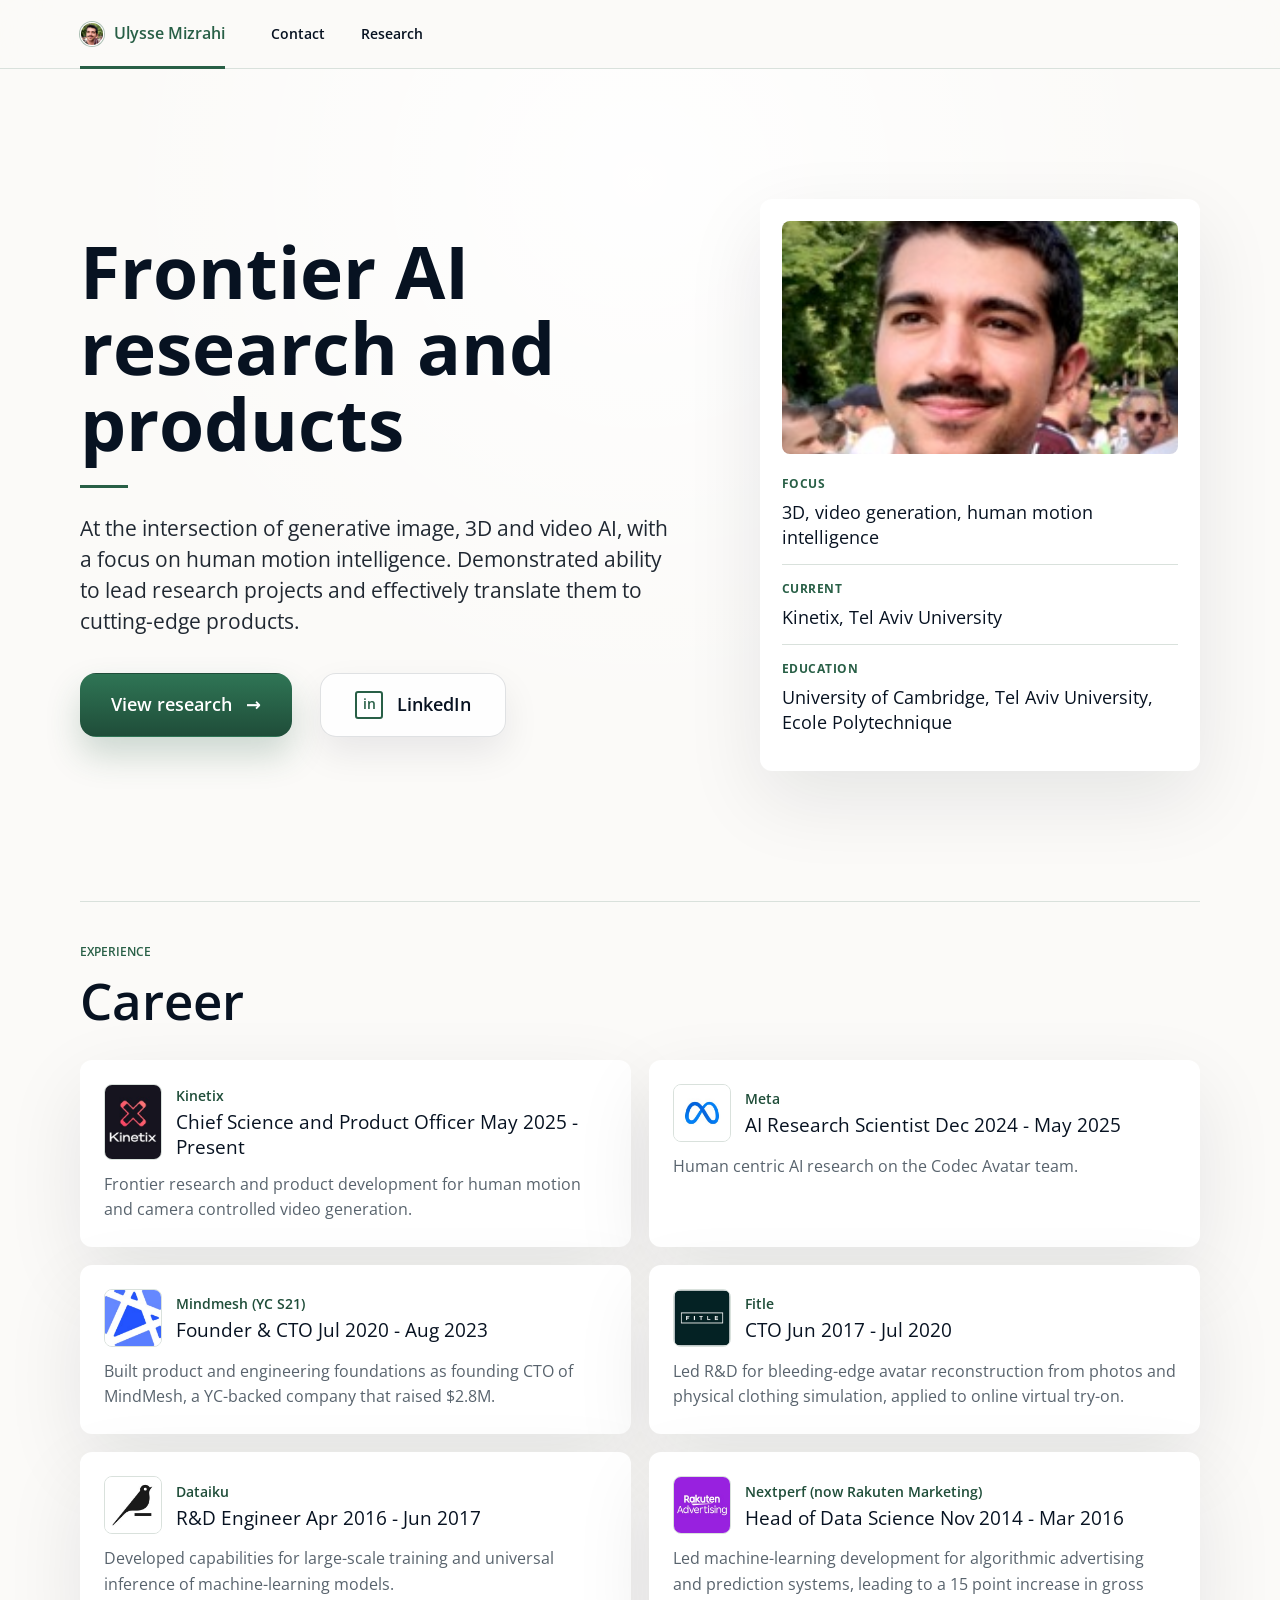
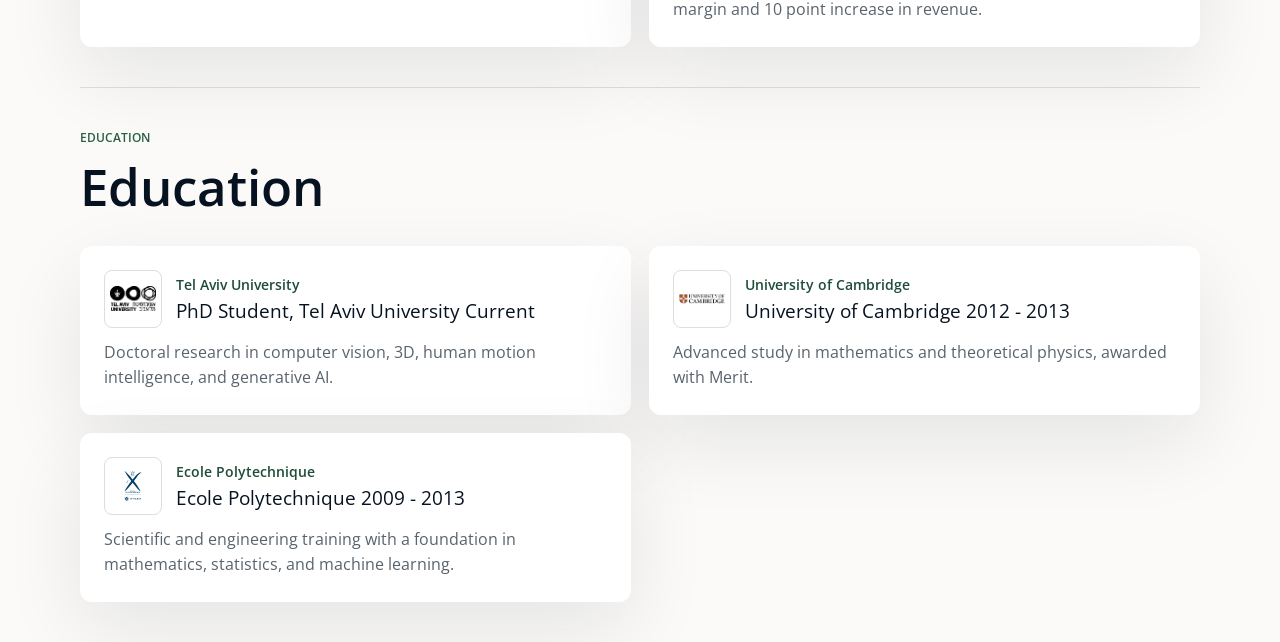
<file: index.html>
<!doctype html>
<html lang="en">
  <head>
    <meta charset="utf-8" />
    <meta name="viewport" content="width=device-width, initial-scale=1" />
    <title>Ulysse Mizrahi</title>
    <meta
      name="description"
      content="Personal website for Ulysse Mizrahi, summarizing work experience, education, and research."
    />
    <link rel="icon" href="assets/profile.jpg" type="image/jpeg" />
    <link rel="preconnect" href="https://fonts.googleapis.com" />
    <link rel="preconnect" href="https://fonts.gstatic.com" crossorigin />
    <link
      href="https://fonts.googleapis.com/css2?family=Open+Sans:wght@400;600;700;800&display=swap"
      rel="stylesheet"
    />
    <link rel="stylesheet" href="assets/styles.css" />
    <link rel="stylesheet" href="assets/home.css" />
  </head>
  <body>
    <header class="site-header">
      <nav class="top-nav" aria-label="Primary navigation">
        <a class="identity-link" href="index.html" aria-label="Ulysse Mizrahi home" aria-current="page">
          <img class="nav-photo" src="assets/profile.jpg" alt="Ulysse Mizrahi" />
          <span>Ulysse Mizrahi</span>
        </a>
        <div class="nav-links">
          <a class="nav-item" href="contact/index.html">Contact</a>
          <a class="nav-item" href="research/index.html">Research</a>
        </div>
      </nav>
    </header>

    <main>
      <section class="intro-section" aria-labelledby="intro-title">
        <div class="intro-copy">
          <h1 id="intro-title">Frontier AI research and products</h1>
          <p class="lead">
            At the intersection of generative image, 3D and video AI, with a
            focus on human motion intelligence. Demonstrated ability to lead
            research projects and effectively translate them to cutting-edge
            products.
          </p>
          <div class="action-row" aria-label="Profile links">
            <a href="research/index.html">View research</a>
            <a href="https://www.linkedin.com/in/ulysse-mizrahi-3357a978/">LinkedIn</a>
          </div>
        </div>

        <aside class="profile-summary" aria-label="Profile snapshot">
          <img class="portrait" src="assets/profile.jpg" alt="Portrait of Ulysse Mizrahi" />
          <dl>
            <div>
              <dt>Focus</dt>
              <dd>3D, video generation, human motion intelligence</dd>
            </div>
            <div>
              <dt>Current</dt>
              <dd>Kinetix, Tel Aviv University</dd>
            </div>
            <div>
              <dt>Education</dt>
              <dd>University of Cambridge, Tel Aviv University, Ecole Polytechnique</dd>
            </div>
          </dl>
        </aside>
      </section>

      <section class="content-band" aria-labelledby="work-title">
        <div class="section-heading">
          <p class="eyebrow">Experience</p>
          <h2 id="work-title">Career</h2>
        </div>
        <div class="timeline">
          <article class="timeline-item">
            <div class="item-head">
              <img class="company-logo" src="assets/logos/kinetix.jpg" alt="Kinetix logo" />
              <div>
                <p class="timeline-kicker">Kinetix</p>
                <h3>Chief Science and Product Officer <span class="item-date">May 2025 - Present</span></h3>
              </div>
            </div>
            <p>
              Frontier research and product development for human motion and
              camera controlled video generation.
            </p>
          </article>

          <article class="timeline-item">
            <div class="item-head">
              <img class="company-logo" src="assets/logos/meta.jpg" alt="Meta logo" />
              <div>
                <p class="timeline-kicker">Meta</p>
                <h3>AI Research Scientist <span class="item-date">Dec 2024 - May 2025</span></h3>
              </div>
            </div>
            <p>
              Human centric AI research on the Codec Avatar team.
            </p>
          </article>

          <article class="timeline-item">
            <div class="item-head">
              <img class="company-logo" src="assets/logos/mindmesh.jpg" alt="Mindmesh logo" />
              <div>
                <p class="timeline-kicker">Mindmesh (YC S21)</p>
                <h3>Founder &amp; CTO <span class="item-date">Jul 2020 - Aug 2023</span></h3>
              </div>
            </div>
            <p>
              Built product and engineering foundations as founding CTO of
              MindMesh, a YC-backed company that raised $2.8M.
            </p>
          </article>

          <article class="timeline-item">
            <div class="item-head">
              <img class="company-logo" src="assets/logos/fitle.jpg" alt="Fitle logo" />
              <div>
                <p class="timeline-kicker">Fitle</p>
                <h3>CTO <span class="item-date">Jun 2017 - Jul 2020</span></h3>
              </div>
            </div>
            <p>
              Led R&amp;D for bleeding-edge avatar reconstruction from photos and
              physical clothing simulation, applied to online virtual try-on.
            </p>
          </article>

          <article class="timeline-item">
            <div class="item-head">
              <img class="company-logo" src="assets/logos/dataiku.jpg" alt="Dataiku logo" />
              <div>
                <p class="timeline-kicker">Dataiku</p>
                <h3>R&amp;D Engineer <span class="item-date">Apr 2016 - Jun 2017</span></h3>
              </div>
            </div>
            <p>
              Developed capabilities for large-scale training and universal
              inference of machine-learning models.
            </p>
          </article>

          <article class="timeline-item">
            <div class="item-head">
              <img
                class="company-logo"
                src="assets/logos/rakuten-advertising.jpg"
                alt="Rakuten Advertising logo"
              />
              <div>
                <p class="timeline-kicker">Nextperf (now Rakuten Marketing)</p>
                <h3>Head of Data Science <span class="item-date">Nov 2014 - Mar 2016</span></h3>
              </div>
            </div>
            <p>
              Led machine-learning development for algorithmic advertising and
              prediction systems, leading to a 15 point increase in gross margin
              and 10 point increase in revenue.
            </p>
          </article>
        </div>
      </section>

      <section class="education-section" aria-labelledby="education-title">
        <div class="section-heading">
          <p class="eyebrow">Education</p>
          <h2 id="education-title">Education</h2>
        </div>
        <div class="education-grid">
          <article>
            <div class="item-head">
              <img
                class="company-logo education-logo"
                src="assets/logos/tel-aviv-university.png"
                alt="Tel Aviv University logo"
              />
              <div>
                <p class="timeline-kicker">Tel Aviv University</p>
                <h3>PhD Student, Tel Aviv University <span class="item-date">Current</span></h3>
              </div>
            </div>
            <p>
              Doctoral research in computer vision, 3D, human motion
              intelligence, and generative AI.
            </p>
          </article>
          <article>
            <div class="item-head">
              <img
                class="company-logo education-logo"
                src="assets/logos/cambridge.png"
                alt="University of Cambridge logo"
              />
              <div>
                <p class="timeline-kicker">University of Cambridge</p>
                <h3>University of Cambridge <span class="item-date">2012 - 2013</span></h3>
              </div>
            </div>
            <p>
              Advanced study in mathematics and theoretical physics, awarded
              with Merit.
            </p>
          </article>
          <article>
            <div class="item-head">
              <img
                class="company-logo education-logo"
                src="assets/logos/ecole-polytechnique.svg"
                alt="Ecole Polytechnique logo"
              />
              <div>
                <p class="timeline-kicker">Ecole Polytechnique</p>
                <h3>Ecole Polytechnique <span class="item-date">2009 - 2013</span></h3>
              </div>
            </div>
            <p>
              Scientific and engineering training with a foundation in
              mathematics, statistics, and machine learning.
            </p>
          </article>
        </div>
      </section>
    </main>

  </body>
</html>
</file>
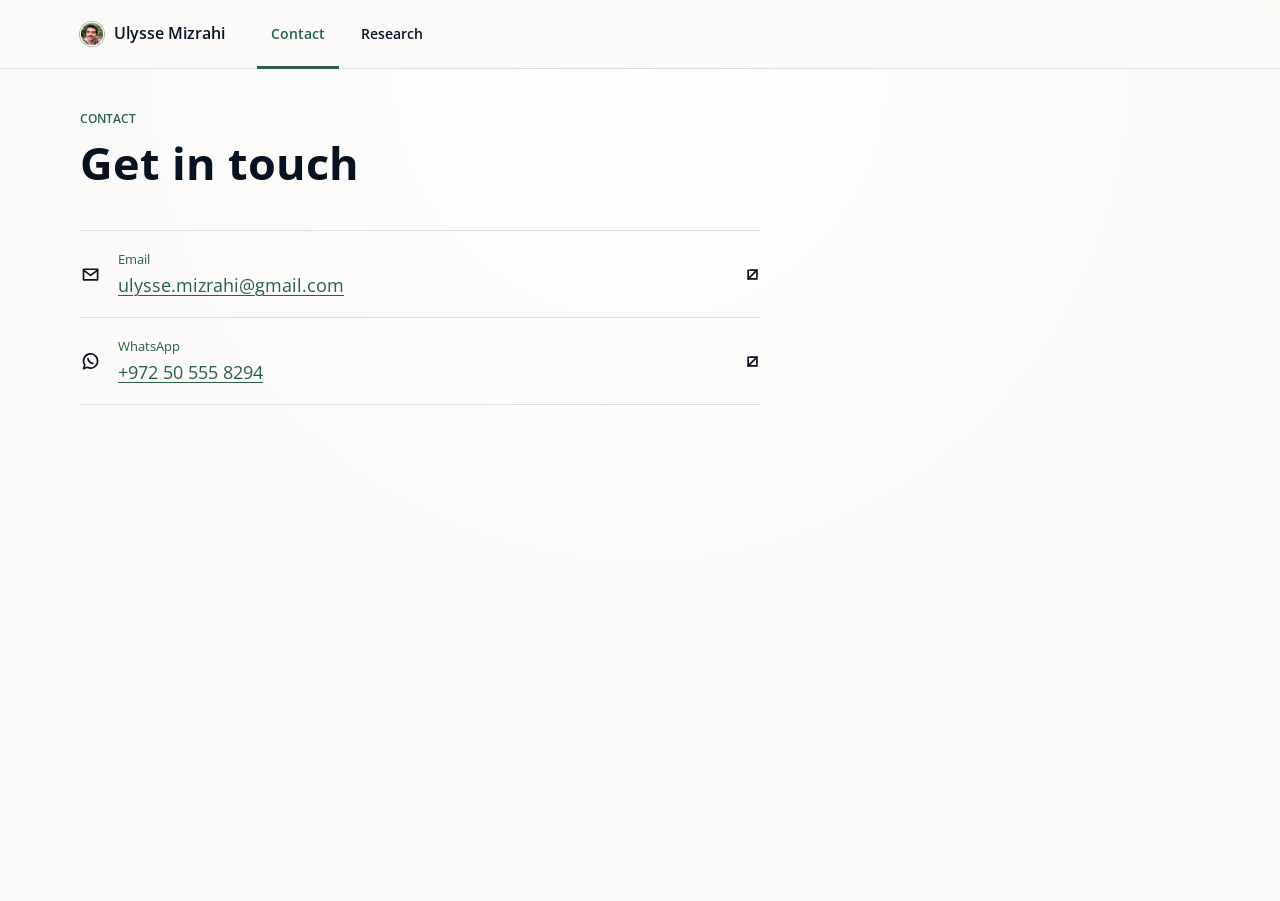
<file: contact/index.html>
<!doctype html>
<html lang="en">
  <head>
    <meta charset="utf-8" />
    <meta name="viewport" content="width=device-width, initial-scale=1" />
    <title>Contact | Ulysse Mizrahi</title>
    <meta name="description" content="Contact Ulysse Mizrahi." />
    <link rel="icon" href="../assets/profile.jpg" type="image/jpeg" />
    <link rel="preconnect" href="https://fonts.googleapis.com" />
    <link rel="preconnect" href="https://fonts.gstatic.com" crossorigin />
    <link
      href="https://fonts.googleapis.com/css2?family=Open+Sans:wght@400;600;700;800&display=swap"
      rel="stylesheet"
    />
    <link rel="stylesheet" href="../assets/styles.css" />
    <link rel="stylesheet" href="../assets/contact-page.css" />
    <script defer src="../assets/contact.js"></script>
  </head>
  <body class="contact-page">
    <header class="site-header">
      <nav class="top-nav" aria-label="Primary navigation">
        <a class="identity-link" href="../index.html" aria-label="Ulysse Mizrahi home">
          <img class="nav-photo" src="../assets/profile.jpg" alt="Ulysse Mizrahi" />
          <span>Ulysse Mizrahi</span>
        </a>
        <div class="nav-links">
          <a class="nav-item" href="index.html" aria-current="page">Contact</a>
          <a class="nav-item" href="../research/index.html">Research</a>
        </div>
      </nav>
    </header>

    <main class="contact-main">
      <section class="contact-content" aria-labelledby="contact-title">
        <p class="eyebrow">Contact</p>
        <h1 id="contact-title">Get in touch</h1>
        <div class="contact-list" data-contact-page></div>
      </section>
    </main>
  </body>
</html>
</file>
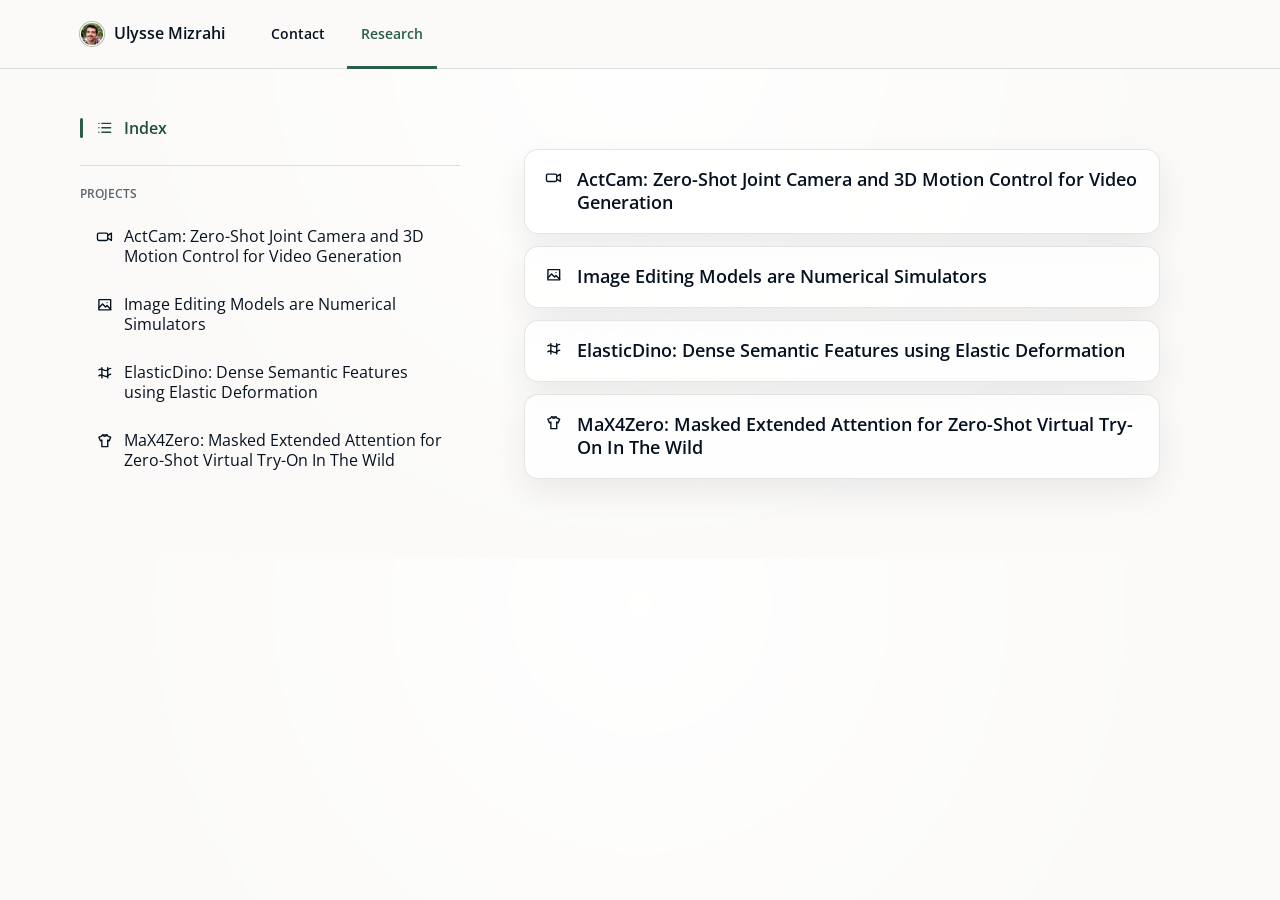
<file: research/index.html>
<!doctype html>
<html lang="en">
  <head>
    <meta charset="utf-8" />
    <meta name="viewport" content="width=device-width, initial-scale=1" />
    <title>Research | Ulysse Mizrahi</title>
    <meta
      name="description"
      content="Research papers and project links for Ulysse Mizrahi."
    />
    <link rel="icon" href="../assets/profile.jpg" type="image/jpeg" />
    <link rel="preconnect" href="https://fonts.googleapis.com" />
    <link rel="preconnect" href="https://fonts.gstatic.com" crossorigin />
    <link
      href="https://fonts.googleapis.com/css2?family=Open+Sans:wght@400;600;700;800&display=swap"
      rel="stylesheet"
    />
    <link rel="stylesheet" href="../assets/styles.css" />
    <link rel="stylesheet" href="../assets/research.css?v=6" />
    <link rel="stylesheet" href="../assets/pdf-viewer.css?v=3" />
    <script defer src="../assets/pdf-viewer.js?v=4"></script>
  </head>
  <body class="research-page">
    <svg class="icon-sprite" aria-hidden="true" focusable="false">
      <symbol id="icon-index" viewBox="0 0 24 24">
        <path d="M8 6h12M8 12h12M8 18h12M4 6h.01M4 12h.01M4 18h.01" />
      </symbol>
      <symbol id="icon-video" viewBox="0 0 24 24">
        <path d="M4 7h10a2 2 0 0 1 2 2v6a2 2 0 0 1-2 2H4a2 2 0 0 1-2-2V9a2 2 0 0 1 2-2Z" />
        <path d="m16 10 5-3v10l-5-3" />
      </symbol>
      <symbol id="icon-image" viewBox="0 0 24 24">
        <path d="M4 5h16v14H4z" />
        <path d="m4 16 5-5 4 4 2-2 5 5" />
        <path d="M15 9h.01" />
      </symbol>
      <symbol id="icon-mesh" viewBox="0 0 24 24">
        <path d="M4 8c4-4 8 4 12 0 2-2 3-2 4-2" />
        <path d="M4 16c4-4 8 4 12 0 2-2 3-2 4-2" />
        <path d="M8 5v14M16 5v14" />
      </symbol>
      <symbol id="icon-shirt" viewBox="0 0 24 24">
        <path d="M9 4h6l2 2 3 1-2 5-2-1v9H8v-9l-2 1-2-5 3-1Z" />
        <path d="M9 4c.7 1.3 1.7 2 3 2s2.3-.7 3-2" />
      </symbol>
    </svg>
    <header class="site-header">
      <nav class="top-nav" aria-label="Primary navigation">
        <a class="identity-link" href="../index.html" aria-label="Ulysse Mizrahi home">
          <img class="nav-photo" src="../assets/profile.jpg" alt="Ulysse Mizrahi" />
          <span>Ulysse Mizrahi</span>
        </a>
        <div class="nav-links">
          <a class="nav-item" href="../contact/index.html">Contact</a>
          <a class="nav-item" href="index.html" aria-current="page">Research</a>
        </div>
      </nav>
    </header>

    <main class="research-layout">
      <aside class="side-nav" aria-label="Research navigation">
        <button class="project-toggle research-toggle" type="button" data-paper-id="index" aria-pressed="true">
          <svg class="paper-icon" aria-hidden="true"><use href="#icon-index"></use></svg>
          <span>Index</span>
        </button>
        <div class="side-group">
          <p>Projects</p>
          <button class="project-toggle" type="button" data-paper-id="actcam" aria-pressed="false">
            <svg class="paper-icon" aria-hidden="true"><use href="#icon-video"></use></svg>
            <span>ActCam: Zero-Shot Joint Camera and 3D Motion Control for Video Generation</span>
          </button>
          <button class="project-toggle" type="button" data-paper-id="image-editing-models" aria-pressed="false">
            <svg class="paper-icon" aria-hidden="true"><use href="#icon-image"></use></svg>
            <span>Image Editing Models are Numerical Simulators</span>
          </button>
          <button class="project-toggle" type="button" data-paper-id="elasticdino" aria-pressed="false">
            <svg class="paper-icon" aria-hidden="true"><use href="#icon-mesh"></use></svg>
            <span>ElasticDino: Dense Semantic Features using Elastic Deformation</span>
          </button>
          <button class="project-toggle" type="button" data-paper-id="max4zero" aria-pressed="false">
            <svg class="paper-icon" aria-hidden="true"><use href="#icon-shirt"></use></svg>
            <span>MaX4Zero: Masked Extended Attention for Zero-Shot Virtual Try-On In The Wild</span>
          </button>
        </div>
      </aside>

      <section class="research-content project-viewer pdf-viewer-shell" aria-live="polite">
        <div class="pdf-intro" data-pdf-intro>
          <div class="paper-index" aria-label="Paper index">
            <button class="paper-index-item" type="button" data-paper-id="actcam" aria-pressed="false">
              <svg class="paper-icon" aria-hidden="true"><use href="#icon-video"></use></svg>
              <span>ActCam: Zero-Shot Joint Camera and 3D Motion Control for Video Generation</span>
            </button>
            <button class="paper-index-item" type="button" data-paper-id="image-editing-models" aria-pressed="false">
              <svg class="paper-icon" aria-hidden="true"><use href="#icon-image"></use></svg>
              <span>Image Editing Models are Numerical Simulators</span>
            </button>
            <button class="paper-index-item" type="button" data-paper-id="elasticdino" aria-pressed="false">
              <svg class="paper-icon" aria-hidden="true"><use href="#icon-mesh"></use></svg>
              <span>ElasticDino: Dense Semantic Features using Elastic Deformation</span>
            </button>
            <button class="paper-index-item" type="button" data-paper-id="max4zero" aria-pressed="false">
              <svg class="paper-icon" aria-hidden="true"><use href="#icon-shirt"></use></svg>
              <span>MaX4Zero: Masked Extended Attention for Zero-Shot Virtual Try-On In The Wild</span>
            </button>
          </div>
        </div>

        <article class="pdf-viewer" data-pdf-viewer hidden>
          <header class="pdf-header">
            <div>
              <p class="eyebrow" data-pdf-kicker>Paper</p>
              <h1 class="pdf-title" data-pdf-title></h1>
              <p class="pdf-meta" data-pdf-meta></p>
            </div>
            <div class="pdf-actions">
              <a class="pdf-link" data-pdf-open target="_blank" rel="noopener noreferrer">Open PDF</a>
              <a class="pdf-link" data-pdf-download download>Download</a>
            </div>
          </header>

          <div class="pdf-frame-wrap">
            <iframe data-pdf-frame title="Paper PDF"></iframe>
          </div>
          <p class="pdf-message" data-pdf-message></p>
        </article>
      </section>
    </main>

  </body>
</html>
</file>
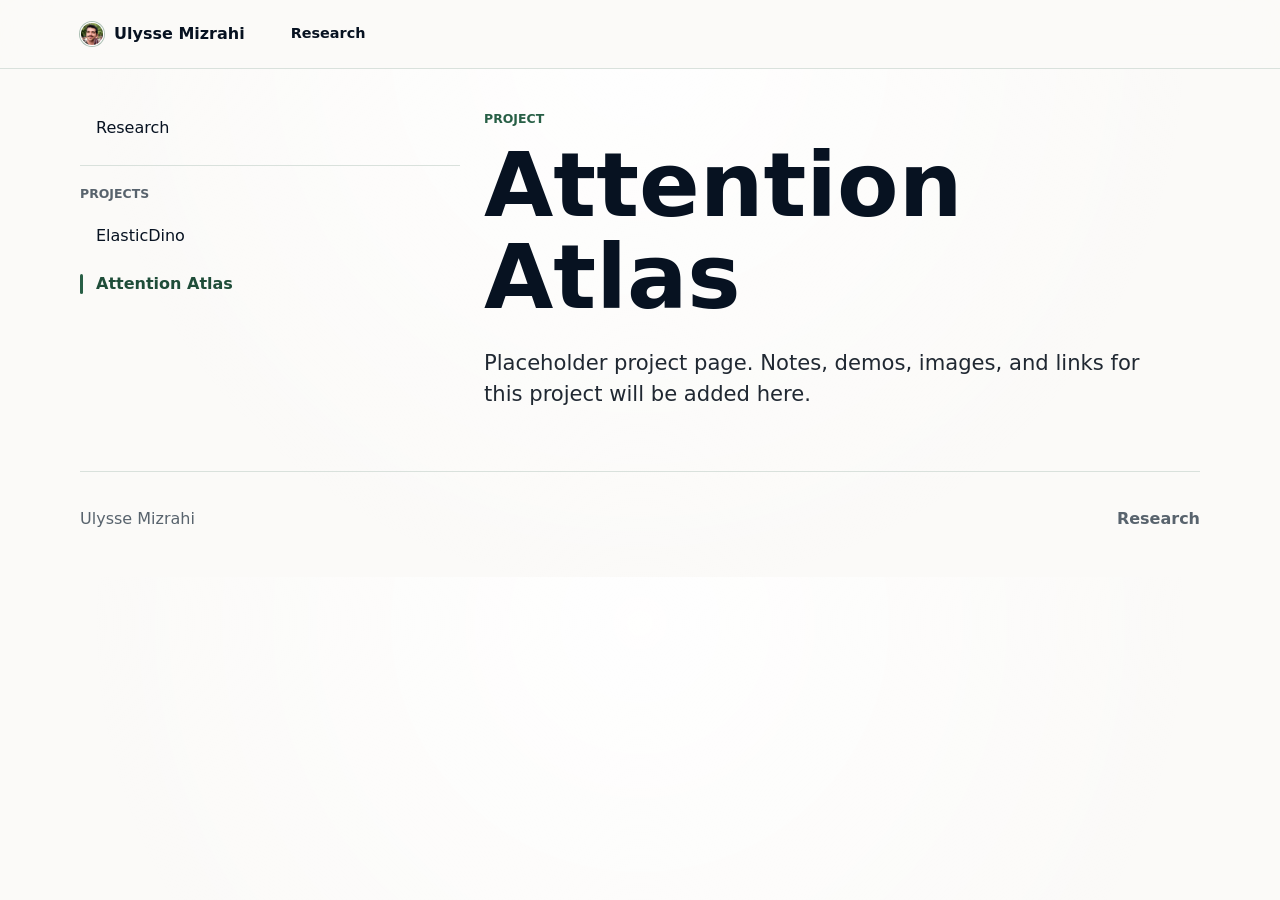
<file: research/projects/attention-atlas.html>
<!doctype html>
<html lang="en">
  <head>
    <meta charset="utf-8" />
    <meta name="viewport" content="width=device-width, initial-scale=1" />
    <title>Attention Atlas | Ulysse Mizrahi</title>
    <meta
      name="description"
      content="Placeholder project page for Attention Atlas."
    />
    <link rel="icon" href="../../assets/profile.jpg" type="image/jpeg" />
    <link rel="stylesheet" href="../../assets/styles.css" />
    <link rel="stylesheet" href="../../assets/research.css?v=3" />
  </head>
  <body>
    <header class="site-header">
      <nav class="top-nav" aria-label="Primary navigation">
        <a class="identity-link" href="../../index.html" aria-label="Ulysse Mizrahi home">
          <img class="nav-photo" src="../../assets/profile.jpg" alt="Ulysse Mizrahi" />
          <span>Ulysse Mizrahi</span>
        </a>
        <a class="nav-item active" href="../index.html">Research</a>
      </nav>
    </header>

    <main class="research-layout">
      <aside class="side-nav" aria-label="Project navigation">
        <a href="../index.html">Research</a>
        <div class="side-group">
          <p>Projects</p>
          <a href="elasticdino/index.html">ElasticDino</a>
          <a href="attention-atlas.html" aria-current="page">Attention Atlas</a>
        </div>
      </aside>

      <section class="research-content" aria-labelledby="project-title">
        <p class="eyebrow">Project</p>
        <h1 id="project-title">Attention Atlas</h1>
        <p class="lead narrow">
          Placeholder project page. Notes, demos, images, and links for this
          project will be added here.
        </p>
      </section>
    </main>

    <footer class="site-footer">
      <span>Ulysse Mizrahi</span>
      <a href="../index.html">Research</a>
    </footer>
  </body>
</html>
</file>
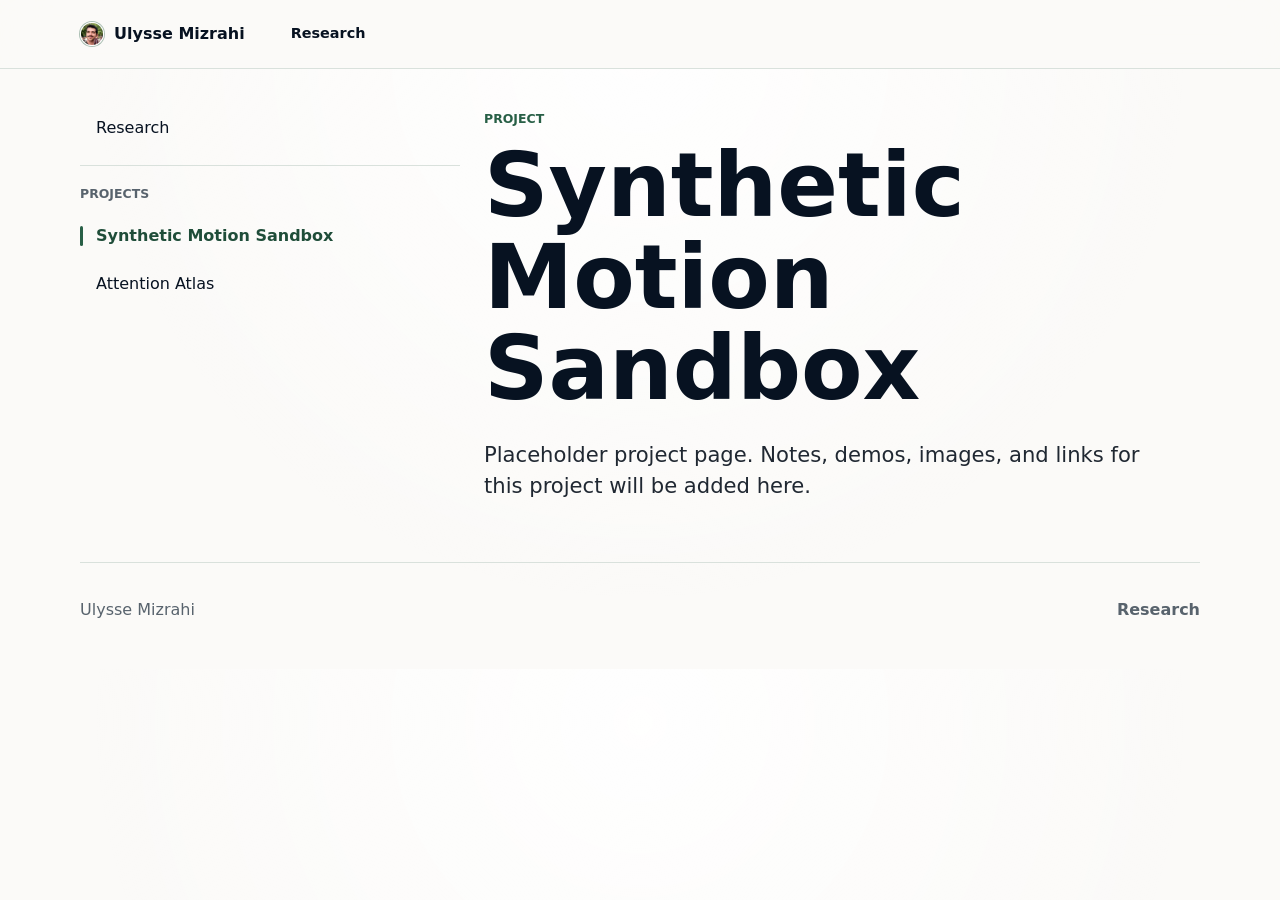
<file: research/projects/synthetic-motion-sandbox.html>
<!doctype html>
<html lang="en">
  <head>
    <meta charset="utf-8" />
    <meta name="viewport" content="width=device-width, initial-scale=1" />
    <title>Synthetic Motion Sandbox | Ulysse Mizrahi</title>
    <meta
      name="description"
      content="Placeholder project page for Synthetic Motion Sandbox."
    />
    <link rel="icon" href="../../assets/profile.jpg" type="image/jpeg" />
    <link rel="stylesheet" href="../../assets/styles.css" />
    <link rel="stylesheet" href="../../assets/research.css?v=3" />
  </head>
  <body>
    <header class="site-header">
      <nav class="top-nav" aria-label="Primary navigation">
        <a class="identity-link" href="../../index.html" aria-label="Ulysse Mizrahi home">
          <img class="nav-photo" src="../../assets/profile.jpg" alt="Ulysse Mizrahi" />
          <span>Ulysse Mizrahi</span>
        </a>
        <a class="nav-item active" href="../index.html">Research</a>
      </nav>
    </header>

    <main class="research-layout">
      <aside class="side-nav" aria-label="Project navigation">
        <a href="../index.html">Research</a>
        <div class="side-group">
          <p>Projects</p>
          <a href="synthetic-motion-sandbox.html" aria-current="page">Synthetic Motion Sandbox</a>
          <a href="attention-atlas.html">Attention Atlas</a>
        </div>
      </aside>

      <section class="research-content" aria-labelledby="project-title">
        <p class="eyebrow">Project</p>
        <h1 id="project-title">Synthetic Motion Sandbox</h1>
        <p class="lead narrow">
          Placeholder project page. Notes, demos, images, and links for this
          project will be added here.
        </p>
      </section>
    </main>

    <footer class="site-footer">
      <span>Ulysse Mizrahi</span>
      <a href="../index.html">Research</a>
    </footer>
  </body>
</html>
</file>
<file: assets/styles.css>
:root {
  color-scheme: light;
  --ink: #071221;
  --muted: #58636d;
  --paper: #fbfaf8;
  --surface: #ffffff;
  --wash: #edf5ef;
  --line: #d9e1dc;
  --accent: #285f46;
  --accent-strong: #1f4d39;
  --accent-warm: #285f46;
  --button-gradient: linear-gradient(180deg, #2f7555 0%, #1f4d39 100%);
  --button-shadow: 0 18px 34px rgba(40, 95, 70, 0.22);
  --surface-shadow: 0 28px 80px rgba(7, 18, 33, 0.09);
  --shadow: var(--surface-shadow);
}

* {
  box-sizing: border-box;
}

body {
  margin: 0;
  background:
    radial-gradient(circle at 50% 8%, rgba(255, 255, 255, 0.92), transparent 34rem),
    var(--paper);
  color: var(--ink);
  font-family:
    "Open Sans", ui-sans-serif, system-ui, -apple-system, BlinkMacSystemFont,
    "Segoe UI", sans-serif;
  line-height: 1.6;
}

a {
  color: inherit;
  text-decoration: none;
}

a:hover,
a:focus-visible {
  color: var(--accent-strong);
}

a:focus-visible {
  outline: 3px solid rgba(31, 138, 112, 0.35);
  outline-offset: 4px;
}

h1,
h2,
h3,
p {
  margin-top: 0;
}

h1 {
  max-width: 860px;
  margin-bottom: 24px;
  font-size: clamp(3rem, 7vw, 5.9rem);
  line-height: 1.02;
  letter-spacing: 0;
}

h2 {
  margin-bottom: 0;
  font-size: clamp(2rem, 4vw, 3.3rem);
  font-weight: 600;
  line-height: 1.05;
  letter-spacing: 0;
}

h3 {
  margin-bottom: 10px;
  font-size: 1.2rem;
  font-weight: 600;
  line-height: 1.3;
}

main,
.top-nav,
.site-footer {
  width: min(1500px, calc(100% - 160px));
  margin-inline: auto;
}

.site-header {
  position: sticky;
  top: 0;
  z-index: 10;
  background: rgba(251, 250, 248, 0.88);
  border-bottom: 1px solid var(--line);
  backdrop-filter: blur(24px);
}

.top-nav {
  display: flex;
  align-items: center;
  justify-content: flex-start;
  gap: 32px;
  min-height: 67.5px;
}

.nav-links {
  display: flex;
  align-self: stretch;
  gap: 8px;
  align-items: stretch;
}

.identity-link,
.nav-item,
.action-row a,
.side-nav a,
.site-footer a {
  font-weight: 600;
}

.identity-link {
  position: relative;
  display: inline-flex;
  align-items: center;
  align-self: stretch;
  gap: 10px;
  min-width: 0;
  color: var(--ink);
  font-size: 1rem;
  letter-spacing: 0;
}

.nav-photo {
  width: 24px;
  height: 24px;
  flex: 0 0 24px;
  border: 1px solid var(--surface);
  border-radius: 999px;
  box-shadow: 0 0 0 1px rgba(40, 95, 70, 0.38);
  object-fit: cover;
}

.nav-item {
  position: relative;
  display: inline-flex;
  align-items: center;
  justify-content: center;
  min-width: 0;
  min-height: 32px;
  padding: 0 14px;
  border-radius: 10px;
  color: var(--ink);
  font-size: 0.9rem;
  font-weight: 600;
}

.identity-link[aria-current="page"],
.nav-item[aria-current="page"] {
  color: var(--accent);
}

.identity-link[aria-current="page"]::after,
.nav-item[aria-current="page"]::after {
  position: absolute;
  right: 0;
  bottom: -1px;
  left: 0;
  height: 3px;
  background: var(--accent);
  content: "";
}

.eyebrow {
  margin: 0 0 12px;
  color: var(--accent);
  font-size: 0.78rem;
  font-weight: 600;
  letter-spacing: 0;
  text-transform: uppercase;
}

.lead {
  max-width: 760px;
  color: #202832;
  font-size: 1.32rem;
  line-height: 1.48;
}

.lead.narrow {
  max-width: 680px;
}

.section-heading {
  margin-bottom: 32px;
}

.meta {
  margin-bottom: 8px;
  color: var(--accent-strong);
  font-size: 0.9rem;
  font-weight: 600;
}

.site-footer {
  display: flex;
  justify-content: space-between;
  padding: 34px 0 46px;
  border-top: 1px solid var(--line);
  color: var(--muted);
}

.contact-list {
  display: grid;
  gap: 12px;
  margin: 0;
}

.contact-row {
  display: grid;
  grid-template-columns: 24px minmax(0, 1fr) 18px;
  gap: 14px;
  align-items: center;
  min-height: 58px;
  padding: 10px 0;
  color: var(--ink);
}

.contact-row:hover,
.contact-row:focus-visible {
  color: var(--accent-strong);
}

.contact-text {
  display: grid;
  gap: 1px;
}

.contact-label {
  color: var(--accent);
  font-size: 0.82rem;
}

.contact-value {
  font-weight: 400;
  overflow-wrap: anywhere;
}

.contact-icon {
  width: 1.2em;
  height: 1.2em;
  fill: none;
  stroke: currentColor;
  stroke-width: 1.9;
  stroke-linecap: round;
  stroke-linejoin: round;
}

@media (max-width: 1100px) {
  main,
  .top-nav,
  .site-footer {
    width: min(100% - 56px, 1120px);
  }
}

@media (max-width: 560px) {
  main,
  .top-nav,
  .site-footer {
    width: min(100% - 24px, 1120px);
  }

  h1 {
    font-size: 2.65rem;
  }

  .identity-link span {
    max-width: 170px;
    overflow-wrap: anywhere;
  }

  .nav-links {
    gap: 8px;
  }

  .top-nav {
    gap: 18px;
    min-height: 67.5px;
  }

  .identity-link {
    gap: 10px;
    font-size: 1rem;
  }

  .nav-photo {
    width: 24px;
    height: 24px;
    flex-basis: 24px;
  }
}
</file>
<file: assets/home.css>
.intro-section {
  display: grid;
  grid-template-columns: minmax(0, 1fr) 440px;
  gap: 78px;
  align-items: center;
  min-height: calc(100svh - 67.5px);
  padding: 40px 0;
}

.intro-copy {
  max-width: 820px;
}

#intro-title {
  margin-bottom: 24px;
  font-size: clamp(3.65rem, 5.7vw, 5.9rem);
  line-height: 1.04;
}

.intro-copy .lead::before {
  display: block;
  width: 48px;
  height: 3px;
  margin-bottom: 24px;
  background: var(--accent);
  content: "";
}

.action-row {
  display: flex;
  flex-wrap: wrap;
  gap: 28px;
  margin-top: 36px;
}

.action-row a {
  display: inline-flex;
  align-items: center;
  justify-content: center;
  gap: 14px;
  min-height: 64px;
  min-width: 186px;
  padding: 0 30px;
  border: 1px solid rgba(7, 18, 33, 0.12);
  border-radius: 16px;
  background: rgba(255, 255, 255, 0.76);
  color: var(--ink);
  font-size: 1.12rem;
  font-weight: 600;
  box-shadow: 0 16px 36px rgba(7, 18, 33, 0.08);
}

.action-row a:first-child {
  color: white;
  border-color: transparent;
  background: var(--button-gradient);
  box-shadow: var(--button-shadow);
}

.action-row a:first-child::after {
  content: "\2192";
}

.action-row a:nth-child(2)::before {
  display: inline-flex;
  align-items: center;
  justify-content: center;
  width: 24px;
  height: 24px;
  border: 2px solid var(--accent);
  border-radius: 3px;
  color: var(--accent);
  font-size: 0.9rem;
  font-weight: 600;
  line-height: 1;
  content: "in";
}

.profile-summary {
  align-self: center;
  padding: 22px;
  border-radius: 12px;
  background: var(--surface);
  box-shadow: var(--shadow);
}

.portrait {
  display: block;
  width: 100%;
  aspect-ratio: 1.7;
  border-radius: 8px;
  object-fit: cover;
  object-position: center 42%;
}

.profile-summary dl {
  display: grid;
  gap: 0;
  margin: 20px 0 0;
}

.profile-summary div {
  padding: 14px 0;
  border-top: 1px solid var(--line);
}

.profile-summary div:first-child {
  padding-top: 0;
  border-top: 0;
}

dt {
  color: var(--accent);
  font-size: 0.78rem;
  font-weight: 700;
  letter-spacing: 0.04em;
  text-transform: uppercase;
}

dd {
  margin: 6px 0 0;
  color: var(--ink);
  font-size: 1.1rem;
  font-weight: 400;
  line-height: 1.42;
}

.content-band,
.education-section {
  padding: 40px 0;
  border-top: 1px solid var(--line);
}

.timeline,
.education-grid {
  display: grid;
  grid-template-columns: repeat(2, minmax(0, 1fr));
  gap: 18px;
}

.timeline-item,
.education-grid article {
  padding: 24px;
  border-radius: 12px;
  background: var(--surface);
  box-shadow: var(--shadow);
}

.timeline-item h3,
.education-grid h3 {
  margin-bottom: 0;
  font-weight: 400;
}

.item-head {
  position: relative;
  display: grid;
  grid-template-columns: 58px minmax(0, 1fr);
  gap: 14px;
  align-items: stretch;
  margin-bottom: 12px;
}

.company-logo {
  position: absolute;
  top: 0;
  left: 0;
  width: 58px;
  height: 100%;
  min-height: 0;
  border: 1px solid var(--line);
  border-radius: 8px;
  background: var(--surface);
  object-fit: cover;
}

.item-head > div {
  display: flex;
  grid-column: 2;
  min-height: 58px;
  flex-direction: column;
  justify-content: center;
}

.timeline-item p:last-child,
.education-grid p:last-child {
  margin-bottom: 0;
  color: var(--muted);
}

.timeline-kicker {
  margin-bottom: 3px;
  color: var(--accent-strong);
  font-size: 0.9rem;
  font-weight: 600;
}

.item-date {
  display: inline;
  color: inherit;
  font: inherit;
  font-weight: inherit;
}

.education-logo {
  object-fit: contain;
  padding: 5px;
}

@media (max-width: 840px) {
  .content-band,
  .education-section {
    padding: 28px 0;
  }

  .intro-section,
  .timeline,
  .education-grid {
    grid-template-columns: 1fr;
  }

  .intro-section {
    gap: 32px;
    min-height: 0;
    padding: 28px 0;
  }

  #intro-title {
    font-size: 3.8rem;
  }

  .profile-summary {
    max-width: 480px;
  }
}

@media (max-width: 560px) {
  .timeline-item,
  .education-grid article {
    padding: 20px;
  }

  #intro-title {
    font-size: 2.85rem;
  }

  .action-row {
    gap: 12px;
  }

  .action-row a {
    width: 100%;
  }
}
</file>
<file: assets/contact-page.css>
.contact-main {
  min-height: calc(100vh - 67.5px);
  padding: 40px 0;
}

.contact-content {
  width: min(100%, 680px);
}

.contact-content h1 {
  margin-bottom: 44px;
  font-size: clamp(1.5rem, 3.5vw, 2.95rem);
}

.contact-content .contact-list {
  gap: 0;
}

.contact-content .contact-row {
  min-height: 84px;
  padding: 18px 0;
  border-bottom: 1px solid var(--line);
  font-size: 1.1rem;
}

.contact-content .contact-row:first-child {
  border-top: 1px solid var(--line);
}

.contact-content .contact-value {
  color: var(--accent);
  text-decoration: underline;
  text-decoration-thickness: 1px;
  text-underline-offset: 3px;
}

@media (max-width: 840px) {
  .contact-main {
    padding: 28px 0;
  }
}

@media (max-width: 560px) {

  .contact-content h1 {
    margin-bottom: 32px;
    font-size: 1.325rem;
  }
}
</file>
<file: assets/research.css>
.research-layout {
  display: grid;
  grid-template-columns: 380px minmax(0, 1fr);
  gap: 24px;
  align-items: start;
  padding: 40px 0;
}

.side-nav {
  position: sticky;
  top: 83.5px;
  width: 380px;
  padding: 0;
  background: transparent;
}

.side-nav a,
.project-toggle {
  position: relative;
  display: flex;
  width: 100%;
  align-items: flex-start;
  gap: 10px;
  min-height: 0;
  padding: 9px 10px 9px 16px;
  border: 0;
  border-radius: 0;
  background: transparent;
  color: var(--ink);
  font: inherit;
  font-weight: 400;
  letter-spacing: 0;
  line-height: 1.25;
  text-align: left;
  cursor: pointer;
}

.side-nav a:hover,
.side-nav a:focus-visible,
.project-toggle:hover,
.project-toggle:focus-visible {
  color: var(--accent-strong);
  background: transparent;
  box-shadow: none;
}

.side-nav a:focus-visible,
.project-toggle:focus-visible {
  outline: 3px solid rgba(31, 138, 112, 0.35);
  outline-offset: 2px;
}

.side-nav a[aria-current="page"],
.project-toggle[aria-pressed="true"] {
  color: var(--accent-strong);
  background: transparent;
  box-shadow: none;
  font-weight: 600;
}

.side-nav a[aria-current="page"]::before,
.project-toggle[aria-pressed="true"]::before {
  position: absolute;
  top: 9px;
  bottom: 9px;
  left: 0;
  width: 3px;
  border-radius: 999px;
  background: var(--accent);
  content: "";
}

.side-group {
  display: grid;
  gap: 10px;
  margin-top: 18px;
  padding-top: 18px;
  border-top: 1px solid var(--line);
}

.side-group p {
  margin: 0 0 4px;
  color: var(--muted);
  font-size: 0.78rem;
  font-weight: 600;
  letter-spacing: 0;
  text-transform: uppercase;
}

.paper-icon {
  width: 1.1em;
  height: 1.1em;
  flex: 0 0 1.1em;
  margin-top: 0.08em;
  fill: none;
  stroke: currentColor;
  stroke-width: 1.9;
  stroke-linecap: round;
  stroke-linejoin: round;
}

.icon-sprite {
  position: absolute;
  width: 0;
  height: 0;
  overflow: hidden;
}

.research-content {
  min-width: 0;
  padding: 0;
  background: transparent;
}

.project-viewer {
  overflow: hidden;
  padding: 0;
}

@media (max-width: 840px) {
  .research-layout {
    grid-template-columns: 1fr;
    gap: 16px;
    padding: 28px 0;
  }

  .side-nav {
    position: static;
    width: 100%;
  }

  .research-content {
    padding: 28px;
  }

  .project-viewer {
    padding: 0;
  }
}

@media (max-width: 560px) {
  .research-content {
    padding: 22px;
  }

  .project-viewer {
    padding: 0;
  }
}
</file>
<file: assets/pdf-viewer.css>
.pdf-intro,
.pdf-viewer {
  padding: 40px;
}

.pdf-intro-title,
.pdf-title {
  max-width: 920px;
  margin-bottom: 16px;
  font-size: 3.6rem;
  line-height: 1;
}

.pdf-title {
  font-size: 1.08rem;
}

.pdf-viewer[hidden],
.pdf-intro[hidden] {
  display: none;
}

.pdf-viewer {
  display: grid;
  gap: 18px;
}

.paper-index {
  display: grid;
  gap: 12px;
  max-width: 760px;
  margin-top: 0;
}

.paper-index-item {
  display: flex;
  gap: 14px;
  width: 100%;
  align-items: flex-start;
  padding: 18px 20px;
  border: 1px solid rgba(7, 18, 33, 0.1);
  border-radius: 14px;
  background: rgba(255, 255, 255, 0.76);
  color: var(--ink);
  font: inherit;
  text-align: left;
  cursor: pointer;
  box-shadow: 0 14px 34px rgba(7, 18, 33, 0.07);
}

.paper-index-item:hover,
.paper-index-item:focus-visible,
.paper-index-item[aria-pressed="true"] {
  color: white;
  border-color: transparent;
  background: var(--button-gradient);
  box-shadow: var(--button-shadow);
}

.paper-index-item span {
  font-size: 1.1rem;
  font-weight: 600;
  line-height: 1.35;
}

.paper-index-item small {
  color: var(--muted);
  font-size: 0.92rem;
  font-weight: 600;
  line-height: 1.45;
}

.paper-index-item[aria-pressed="true"] small,
.paper-index-item:hover small,
.paper-index-item:focus-visible small {
  color: rgba(255, 255, 255, 0.8);
}

.pdf-header {
  display: grid;
  grid-template-columns: minmax(0, 1fr) auto;
  gap: 18px;
  align-items: start;
}

.pdf-meta,
.pdf-message {
  margin: 0;
  color: var(--muted);
  font-weight: 600;
}

.pdf-actions {
  display: flex;
  flex-wrap: wrap;
  gap: 10px;
  align-items: center;
}

.pdf-link {
  display: inline-flex;
  align-items: center;
  justify-content: center;
  min-height: 52px;
  padding: 0 22px;
  border: 1px solid rgba(7, 18, 33, 0.1);
  border-radius: 14px;
  background: rgba(255, 255, 255, 0.76);
  color: var(--ink);
  font: inherit;
  font-weight: 600;
  cursor: pointer;
  box-shadow: 0 14px 34px rgba(7, 18, 33, 0.07);
}

.pdf-link:first-child {
  color: white;
  border-color: transparent;
  background: var(--button-gradient);
  box-shadow: var(--button-shadow);
}

.pdf-frame-wrap {
  min-height: 520px;
  max-height: calc(100vh - 220px);
  overflow: auto;
  border-radius: 12px;
  background: #eef2f0;
  box-shadow: var(--shadow);
}

.pdf-frame-wrap iframe {
  display: block;
  width: 100%;
  height: min(860px, calc(100vh - 220px));
  min-height: 520px;
  border: 0;
  background: white;
}

@media (max-width: 840px) {
  .pdf-intro,
  .pdf-viewer {
    padding: 30px;
  }

  .pdf-header {
    grid-template-columns: 1fr;
  }

  .pdf-intro-title,
  .pdf-title {
    font-size: 3rem;
  }

  .pdf-title {
    font-size: 0.9rem;
  }

  .pdf-frame-wrap {
    min-height: 460px;
    max-height: none;
  }

  .pdf-frame-wrap iframe {
    height: 680px;
    min-height: 460px;
  }
}

@media (max-width: 560px) {
  .pdf-intro,
  .pdf-viewer {
    padding: 22px;
  }

  .pdf-intro-title,
  .pdf-title {
    font-size: 2.35rem;
  }

  .pdf-title {
    font-size: 0.705rem;
  }

  .pdf-frame-wrap {
    min-height: 360px;
  }

  .pdf-frame-wrap iframe {
    height: 580px;
    min-height: 360px;
  }
}
</file>
